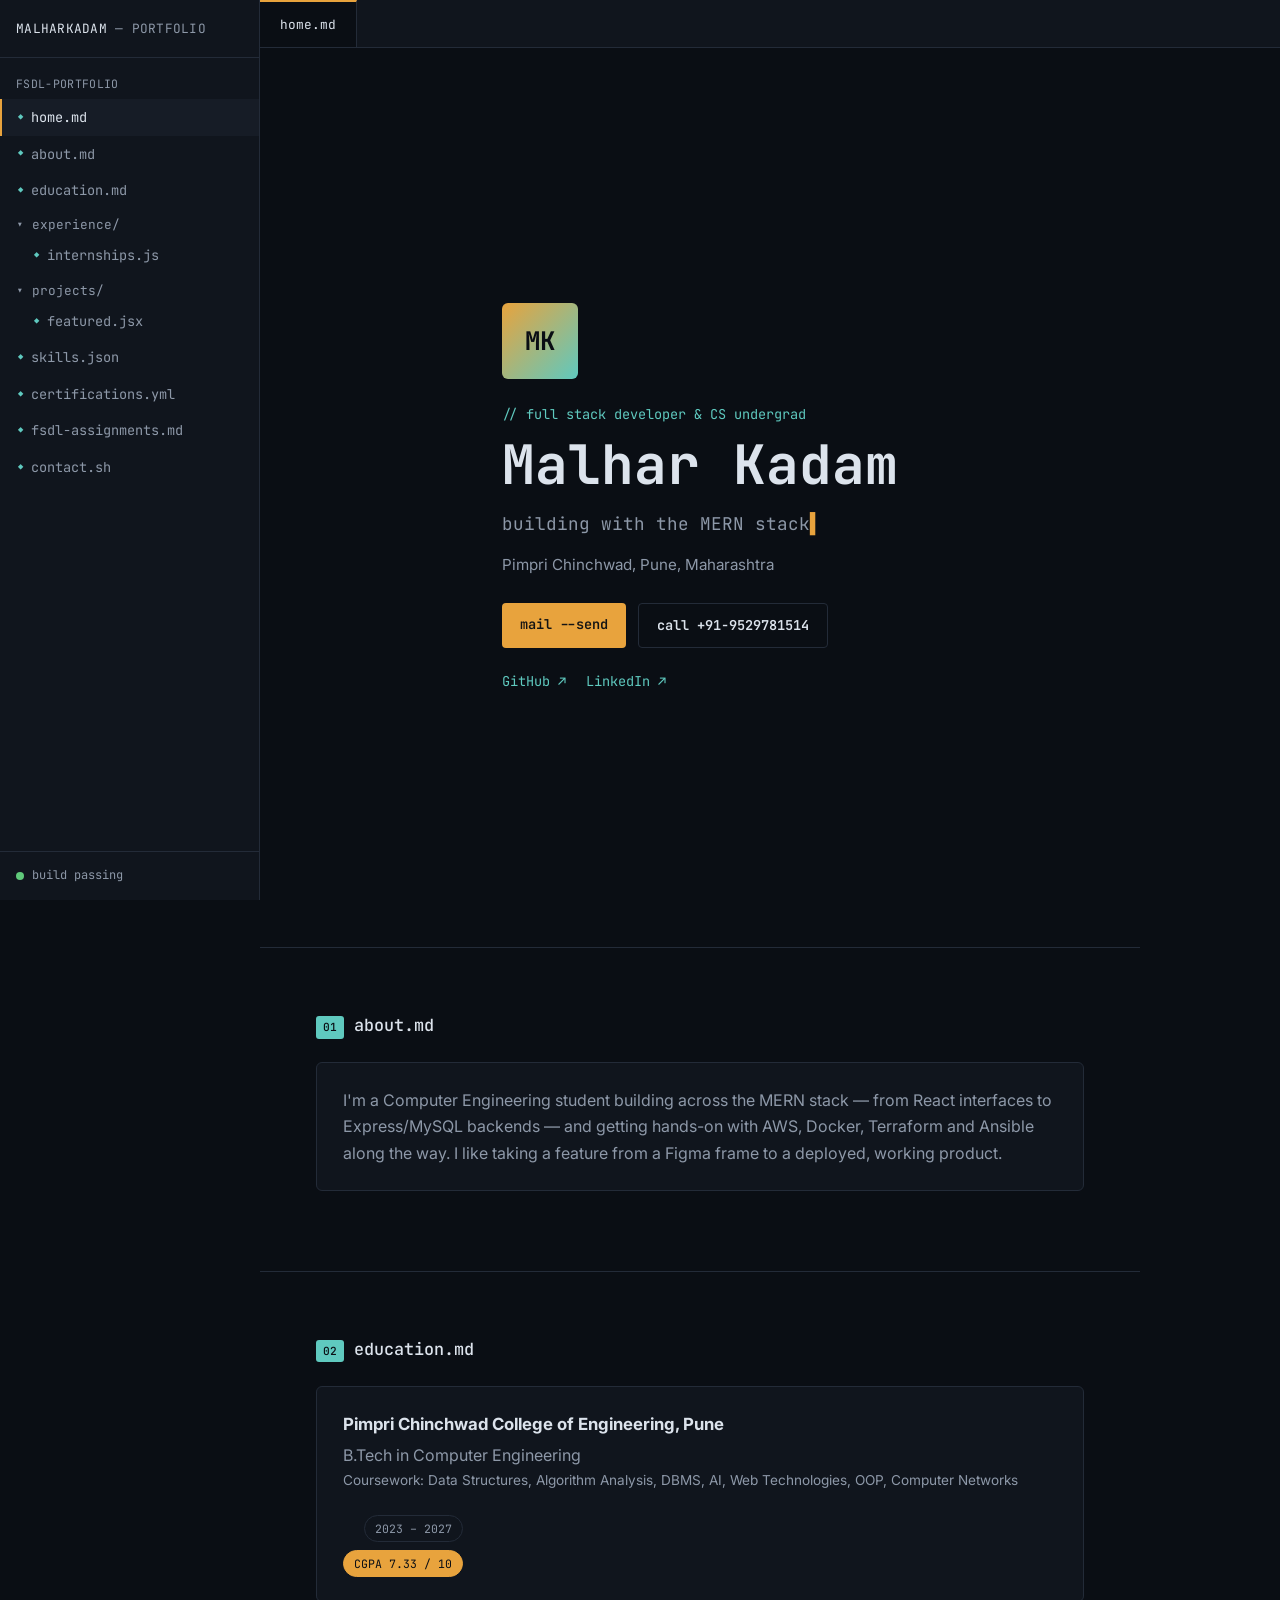
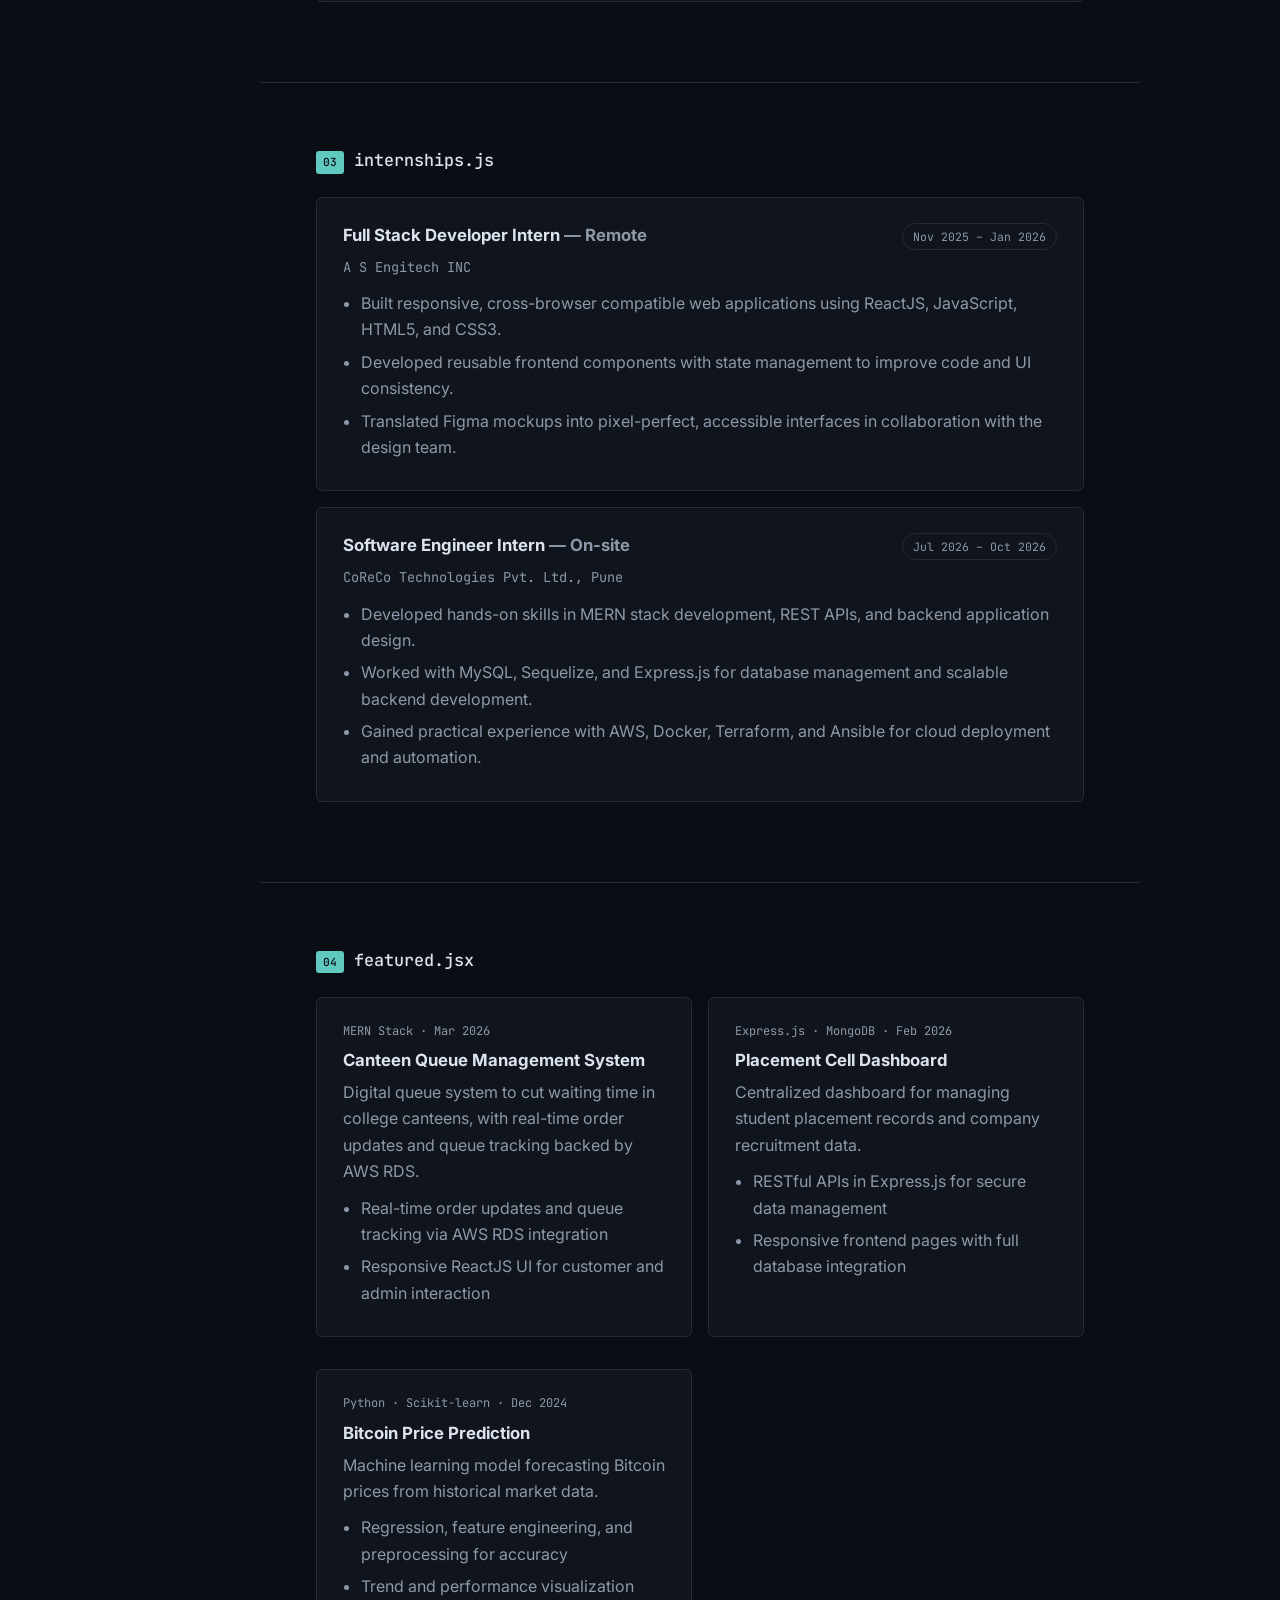
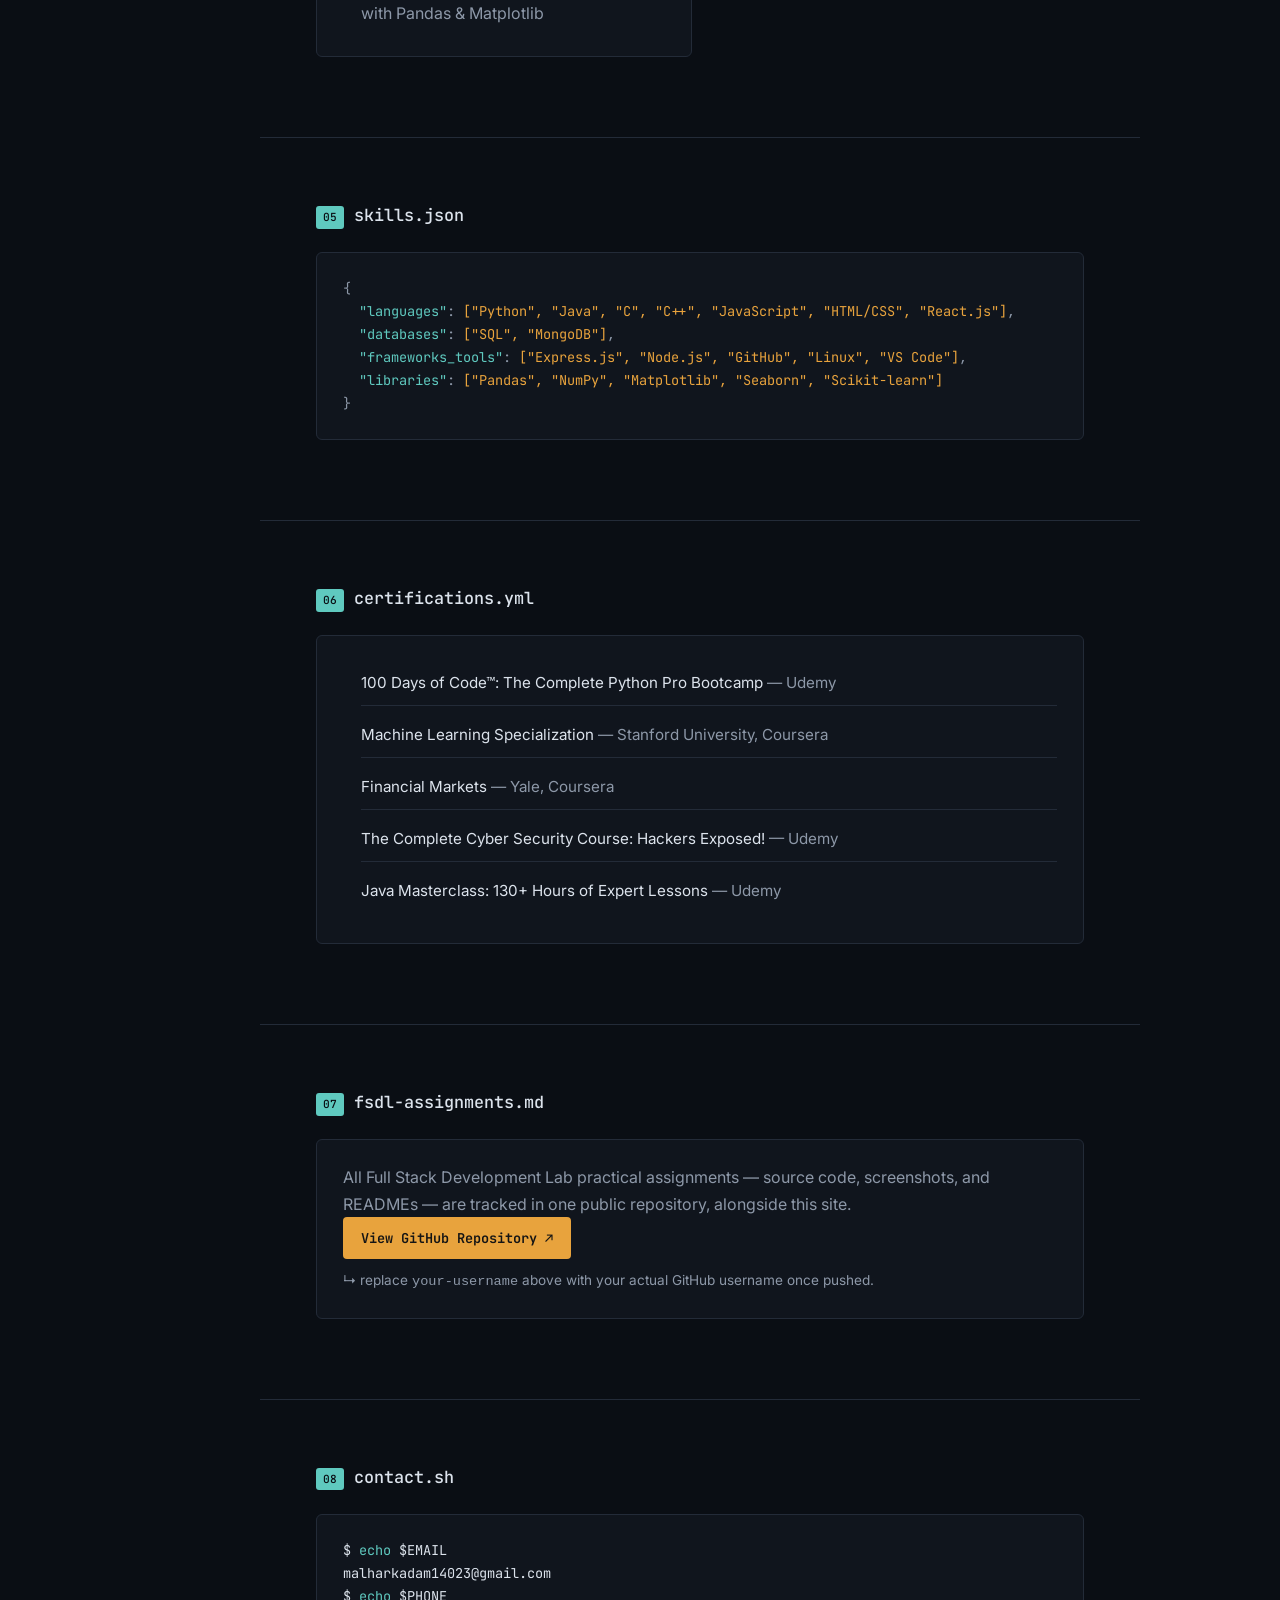
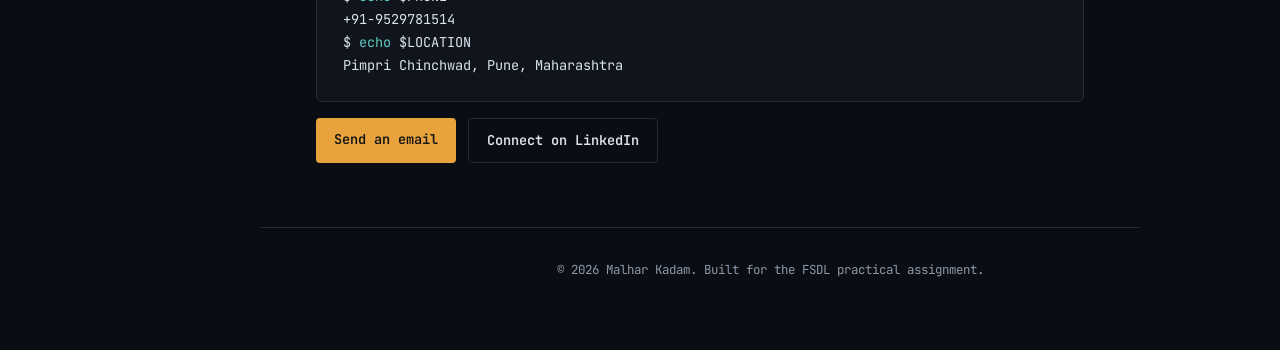
<file: docs/index.html>
<!DOCTYPE html>
<html lang="en">
<head>
<meta charset="UTF-8" />
<meta name="viewport" content="width=device-width, initial-scale=1.0" />
<title>Malhar Kadam — Full Stack Developer</title>
<link rel="stylesheet" href="style.css" />
<link rel="preconnect" href="https://fonts.googleapis.com">
<link rel="preconnect" href="https://fonts.gstatic.com" crossorigin>
<link href="https://fonts.googleapis.com/css2?family=JetBrains+Mono:wght@400;500;700&family=Inter:wght@400;500;600;700&display=swap" rel="stylesheet">
</head>
<body>

<button class="explorer-toggle" id="explorerToggle" aria-label="Toggle file explorer">☰ EXPLORER</button>

<div class="app">

  <!-- SIDEBAR: file explorer -->
  <aside class="sidebar" id="sidebar">
    <div class="sidebar-head">MALHARKADAM <span class="dim">— PORTFOLIO</span></div>
    <nav class="tree">
      <div class="tree-label">FSDL-PORTFOLIO</div>
      <a href="#home" class="tree-item" data-target="home"><span class="ico">◆</span>home.md</a>
      <a href="#about" class="tree-item" data-target="about"><span class="ico">◆</span>about.md</a>
      <a href="#education" class="tree-item" data-target="education"><span class="ico">◆</span>education.md</a>
      <div class="tree-folder">▾ experience/</div>
      <a href="#experience" class="tree-item indent" data-target="experience"><span class="ico">◆</span>internships.js</a>
      <div class="tree-folder">▾ projects/</div>
      <a href="#projects" class="tree-item indent" data-target="projects"><span class="ico">◆</span>featured.jsx</a>
      <a href="#skills" class="tree-item" data-target="skills"><span class="ico">◆</span>skills.json</a>
      <a href="#certifications" class="tree-item" data-target="certifications"><span class="ico">◆</span>certifications.yml</a>
      <a href="#assignments" class="tree-item" data-target="assignments"><span class="ico">◆</span>fsdl-assignments.md</a>
      <a href="#contact" class="tree-item" data-target="contact"><span class="ico">◆</span>contact.sh</a>
    </nav>
    <div class="sidebar-foot">
      <span class="dot dot-green"></span> build passing
    </div>
  </aside>

  <!-- MAIN EDITOR AREA -->
  <main class="editor">

    <div class="tabbar" id="tabbar">
      <div class="tab active" data-tab="home">home.md</div>
    </div>

    <div class="pane">

      <section id="home" class="view hero-view">
        <div class="linegut" aria-hidden="true"></div>
        <div class="hero">
          <div class="avatar">MK</div>
          <p class="kicker">// full stack developer &amp; CS undergrad</p>
          <h1>Malhar Kadam</h1>
          <p class="type-line"><span id="typeTarget"></span><span class="cursor">▌</span></p>
          <p class="hero-loc">Pimpri Chinchwad, Pune, Maharashtra</p>
          <div class="hero-links">
            <a class="btn" href="mailto:malharkadam14023@gmail.com">mail --send</a>
            <a class="btn ghost" href="tel:+919529781514">call +91-9529781514</a>
          </div>
          <div class="social-row">
            <a href="https://github.com/" target="_blank" rel="noopener">GitHub ↗</a>
            <a href="https://linkedin.com/" target="_blank" rel="noopener">LinkedIn ↗</a>
          </div>
        </div>
      </section>

      <section id="about" class="view">
        <h2><span class="tag">01</span> about.md</h2>
        <div class="card">
          <p>I'm a Computer Engineering student building across the MERN stack — from React
          interfaces to Express/MySQL backends — and getting hands-on with AWS, Docker,
          Terraform and Ansible along the way. I like taking a feature from a Figma frame
          to a deployed, working product.</p>
        </div>
      </section>

      <section id="education" class="view">
        <h2><span class="tag">02</span> education.md</h2>
        <div class="card edu-card">
          <div class="edu-row">
            <div>
              <h3>Pimpri Chinchwad College of Engineering, Pune</h3>
              <p class="dim">B.Tech in Computer Engineering</p>
              <p class="small dim">Coursework: Data Structures, Algorithm Analysis, DBMS, AI, Web Technologies, OOP, Computer Networks</p>
            </div>
            <div class="edu-meta">
              <span class="pill">2023 – 2027</span>
              <span class="pill accent">CGPA 7.33 / 10</span>
            </div>
          </div>
        </div>
      </section>

      <section id="experience" class="view">
        <h2><span class="tag">03</span> internships.js</h2>

        <div class="card exp-card">
          <div class="exp-head">
            <h3>Full Stack Developer Intern <span class="dim">— Remote</span></h3>
            <span class="pill">Nov 2025 – Jan 2026</span>
          </div>
          <p class="company">A S Engitech INC</p>
          <ul>
            <li>Built responsive, cross-browser compatible web applications using ReactJS, JavaScript, HTML5, and CSS3.</li>
            <li>Developed reusable frontend components with state management to improve code and UI consistency.</li>
            <li>Translated Figma mockups into pixel-perfect, accessible interfaces in collaboration with the design team.</li>
          </ul>
        </div>

        <div class="card exp-card">
          <div class="exp-head">
            <h3>Software Engineer Intern <span class="dim">— On-site</span></h3>
            <span class="pill">Jul 2026 – Oct 2026</span>
          </div>
          <p class="company">CoReCo Technologies Pvt. Ltd., Pune</p>
          <ul>
            <li>Developed hands-on skills in MERN stack development, REST APIs, and backend application design.</li>
            <li>Worked with MySQL, Sequelize, and Express.js for database management and scalable backend development.</li>
            <li>Gained practical experience with AWS, Docker, Terraform, and Ansible for cloud deployment and automation.</li>
          </ul>
        </div>
      </section>

      <section id="projects" class="view">
        <h2><span class="tag">04</span> featured.jsx</h2>

        <div class="proj-grid">
          <div class="card proj-card">
            <p class="proj-stack">MERN Stack · Mar 2026</p>
            <h3>Canteen Queue Management System</h3>
            <p>Digital queue system to cut waiting time in college canteens, with real-time
            order updates and queue tracking backed by AWS RDS.</p>
            <ul class="tight">
              <li>Real-time order updates and queue tracking via AWS RDS integration</li>
              <li>Responsive ReactJS UI for customer and admin interaction</li>
            </ul>
          </div>

          <div class="card proj-card">
            <p class="proj-stack">Express.js · MongoDB · Feb 2026</p>
            <h3>Placement Cell Dashboard</h3>
            <p>Centralized dashboard for managing student placement records and company
            recruitment data.</p>
            <ul class="tight">
              <li>RESTful APIs in Express.js for secure data management</li>
              <li>Responsive frontend pages with full database integration</li>
            </ul>
          </div>

          <div class="card proj-card">
            <p class="proj-stack">Python · Scikit-learn · Dec 2024</p>
            <h3>Bitcoin Price Prediction</h3>
            <p>Machine learning model forecasting Bitcoin prices from historical market data.</p>
            <ul class="tight">
              <li>Regression, feature engineering, and preprocessing for accuracy</li>
              <li>Trend and performance visualization with Pandas &amp; Matplotlib</li>
            </ul>
          </div>
        </div>
      </section>

      <section id="skills" class="view">
        <h2><span class="tag">05</span> skills.json</h2>
        <div class="card code-card">
<pre><span class="p">{</span>
  <span class="k">"languages"</span><span class="p">:</span> <span class="s">["Python", "Java", "C", "C++", "JavaScript", "HTML/CSS", "React.js"]</span><span class="p">,</span>
  <span class="k">"databases"</span><span class="p">:</span> <span class="s">["SQL", "MongoDB"]</span><span class="p">,</span>
  <span class="k">"frameworks_tools"</span><span class="p">:</span> <span class="s">["Express.js", "Node.js", "GitHub", "Linux", "VS Code"]</span><span class="p">,</span>
  <span class="k">"libraries"</span><span class="p">:</span> <span class="s">["Pandas", "NumPy", "Matplotlib", "Seaborn", "Scikit-learn"]</span>
<span class="p">}</span></pre>
        </div>
      </section>

      <section id="certifications" class="view">
        <h2><span class="tag">06</span> certifications.yml</h2>
        <div class="card">
          <ul class="cert-list">
            <li><span class="cert-title">100 Days of Code™: The Complete Python Pro Bootcamp</span><span class="dim"> — Udemy</span></li>
            <li><span class="cert-title">Machine Learning Specialization</span><span class="dim"> — Stanford University, Coursera</span></li>
            <li><span class="cert-title">Financial Markets</span><span class="dim"> — Yale, Coursera</span></li>
            <li><span class="cert-title">The Complete Cyber Security Course: Hackers Exposed!</span><span class="dim"> — Udemy</span></li>
            <li><span class="cert-title">Java Masterclass: 130+ Hours of Expert Lessons</span><span class="dim"> — Udemy</span></li>
          </ul>
        </div>
      </section>

      <section id="assignments" class="view">
        <h2><span class="tag">07</span> fsdl-assignments.md</h2>
        <div class="card">
          <p>All Full Stack Development Lab practical assignments — source code, screenshots,
          and READMEs — are tracked in one public repository, alongside this site.</p>
          <a class="btn" href="https://github.com/your-username/fsdl-practical-assignments" target="_blank" rel="noopener">
            View GitHub Repository ↗
          </a>
          <p class="small dim" style="margin-top:10px;">
            ↳ replace <code>your-username</code> above with your actual GitHub username once pushed.
          </p>
        </div>
      </section>

      <section id="contact" class="view">
        <h2><span class="tag">08</span> contact.sh</h2>
        <div class="card code-card">
<pre>$ <span class="k">echo</span> $EMAIL
malharkadam14023@gmail.com
$ <span class="k">echo</span> $PHONE
+91-9529781514
$ <span class="k">echo</span> $LOCATION
Pimpri Chinchwad, Pune, Maharashtra</pre>
        </div>
        <div class="hero-links" style="margin-top:16px;">
          <a class="btn" href="mailto:malharkadam14023@gmail.com">Send an email</a>
          <a class="btn ghost" href="https://linkedin.com/" target="_blank" rel="noopener">Connect on LinkedIn</a>
        </div>
      </section>

      <footer class="footer">© 2026 Malhar Kadam. Built for the FSDL practical assignment.</footer>

    </div>
  </main>
</div>

<script src="script.js"></script>
</body>
</html>
</file>
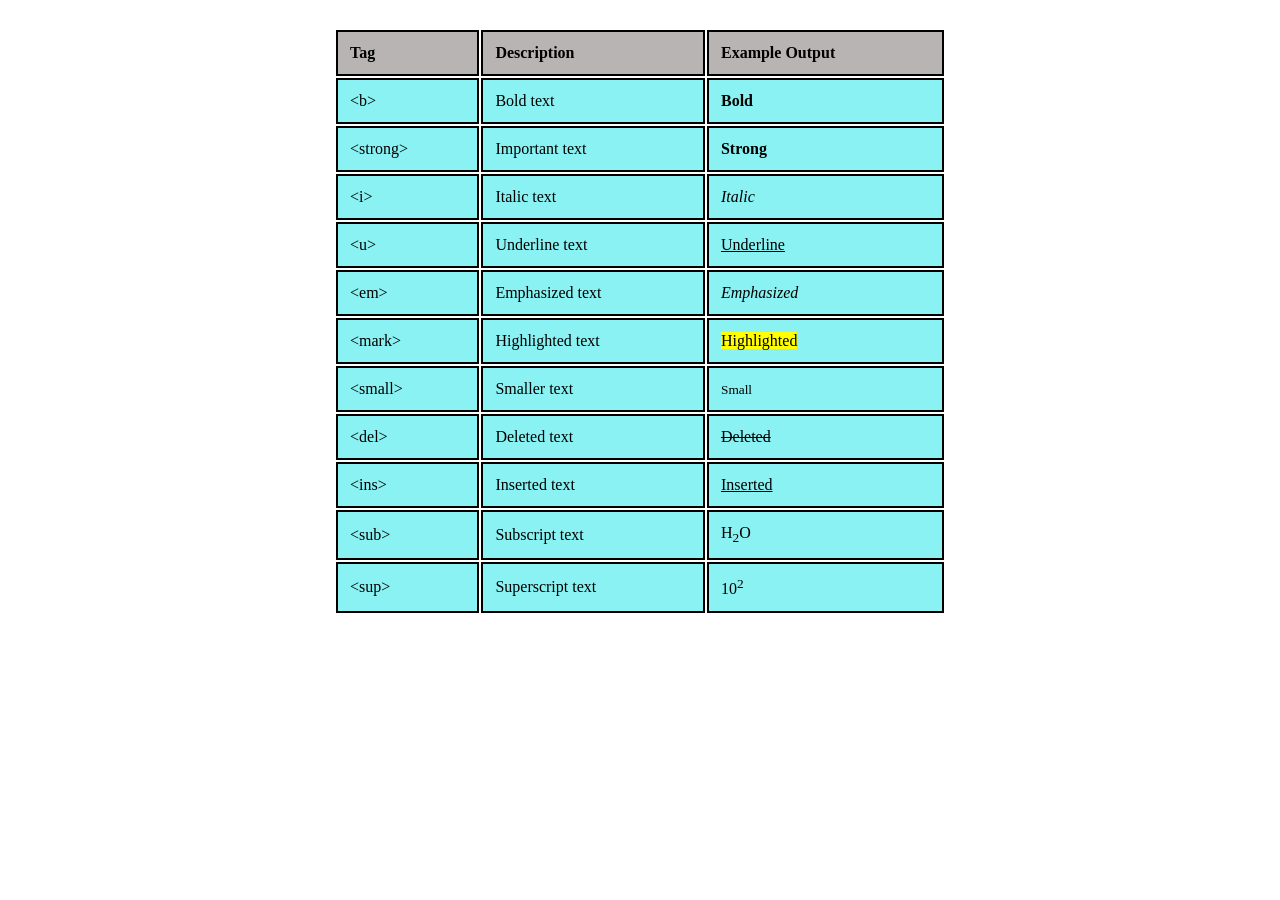
<file: Assignment-01/source-code/Assignment1.html>
<!DOCTYPE html>
<html lang="en">
<head>
    <meta charset="UTF-8">
    <meta name="viewport" content="width=device-width, initial-scale=1.0">
    <title>HTML text formatting tags</title>
</head>
<style>
        body {
            background-color: white;
            padding: 20px;
        }
        table {
            width: 50%;
            margin: auto;
        }
        th, td {
            border: 2px solid black;
            padding: 12px; 
            text-align: left;
        }
        th {
            background-color: rgb(184, 180, 180);
        }
        td{
            background-color: rgb(138, 242, 242);
        }
    </style>
<body>
    <table>
        <tr>
            <th>Tag</th>
            <th>Description</th>
            <th>Example Output</th>
            
        </tr>

        <tr>
            <td>&lt;b&gt;</td>
            <td>Bold text</td>
            <td><b>Bold</b></td>
        </tr>

        <tr>
            <td>&lt;strong&gt;</td>
            <td>Important text</td>
            <td><b>Strong</b></td>
        </tr>

        <tr>
            <td>&lt;i&gt;</td>
            <td>Italic text</td>
            <td><i>Italic</i></td>
        </tr>

        <tr>
            <td>&lt;u&gt;</td>
            <td>Underline text</td>
            <td><u>Underline</u></td>
        </tr>

        <tr>
            <td>&lt;em&gt;</td>
            <td>Emphasized text</td>
            <td><em>Emphasized</em></td>
        </tr>

        <tr>
            <td>&lt;mark&gt;</td>
            <td>Highlighted text</td>
            <td><mark>Highlighted</mark></td>
        </tr>

        <tr>
            <td>&lt;small&gt;</td>
            <td>Smaller text</td>
            <td><small>Small</small></td>
        </tr>

        <tr>
            <td>&lt;del&gt;</td>
            <td>Deleted text</td>
            <td><del>Deleted</del></td>
        </tr>

        <tr>
            <td>&lt;ins&gt;</td>
            <td>Inserted text</td>
            <td><ins>Inserted</ins></td>
        </tr>

        <tr>
            <td>&lt;sub&gt;</td>
            <td>Subscript text</td>
            <td>H<sub>2</sub>O</td>
        </tr>

        <tr>
            <td>&lt;sup&gt;</td>
            <td>Superscript text</td>
            <td>10<sup>2</sup></td>
        </tr>
    </table>
</body>
</html>
</file>
<file: docs/style.css>
:root{
  --bg:#0A0E14;
  --surface:#10151D;
  --surface-2:#161C26;
  --border:#232B38;
  --text:#DCE3EC;
  --text-dim:#8D98A8;
  --accent:#E8A33D;
  --accent-2:#5FC9BF;
  --mono:'JetBrains Mono', ui-monospace, SFMono-Regular, Menlo, monospace;
  --sans:'Inter', -apple-system, BlinkMacSystemFont, 'Segoe UI', sans-serif;
}

*{margin:0;padding:0;box-sizing:border-box;}

html{scroll-behavior:smooth;}

body{
  background:var(--bg);
  color:var(--text);
  font-family:var(--sans);
  line-height:1.65;
}

a{color:var(--accent-2);text-decoration:none;}
a:hover{text-decoration:underline;}

.dim{color:var(--text-dim);}
.small{font-size:0.85rem;}

/* ---------- layout ---------- */
.app{display:flex;min-height:100vh;}

.sidebar{
  width:260px;
  flex-shrink:0;
  background:var(--surface);
  border-right:1px solid var(--border);
  display:flex;
  flex-direction:column;
  position:sticky;
  top:0;
  height:100vh;
  overflow-y:auto;
}

.sidebar-head{
  font-family:var(--mono);
  font-size:0.8rem;
  letter-spacing:0.02em;
  padding:18px 16px;
  border-bottom:1px solid var(--border);
  color:var(--text);
}

.tree{padding:10px 0;flex:1;}

.tree-label{
  font-family:var(--mono);
  font-size:0.72rem;
  color:var(--text-dim);
  padding:6px 16px;
  letter-spacing:0.03em;
}

.tree-folder{
  font-family:var(--mono);
  font-size:0.8rem;
  color:var(--text-dim);
  padding:6px 16px 2px 16px;
}

.tree-item{
  display:flex;
  align-items:center;
  gap:8px;
  font-family:var(--mono);
  font-size:0.85rem;
  color:var(--text-dim);
  padding:7px 16px;
  border-left:2px solid transparent;
  white-space:nowrap;
}

.tree-item.indent{padding-left:32px;}

.tree-item .ico{
  font-size:0.55rem;
  color:var(--accent-2);
}

.tree-item:hover{
  background:var(--surface-2);
  color:var(--text);
  text-decoration:none;
}

.tree-item.active{
  background:var(--surface-2);
  color:var(--text);
  border-left:2px solid var(--accent);
}

.sidebar-foot{
  font-family:var(--mono);
  font-size:0.75rem;
  color:var(--text-dim);
  padding:14px 16px;
  border-top:1px solid var(--border);
  display:flex;
  align-items:center;
  gap:8px;
}

.dot{width:8px;height:8px;border-radius:50%;display:inline-block;}
.dot-green{background:#5FC97A;}

/* ---------- editor / tabs ---------- */
.editor{flex:1;min-width:0;display:flex;flex-direction:column;}

.tabbar{
  background:var(--surface);
  border-bottom:1px solid var(--border);
  display:flex;
  position:sticky;
  top:0;
  z-index:5;
}

.tab{
  font-family:var(--mono);
  font-size:0.8rem;
  padding:12px 20px;
  color:var(--text-dim);
  border-right:1px solid var(--border);
}

.tab.active{
  color:var(--text);
  background:var(--bg);
  border-top:2px solid var(--accent);
}

.pane{padding:0 0 40px 0;}

.view{
  padding:64px 56px;
  max-width:880px;
  border-bottom:1px solid var(--border);
  position:relative;
}

.view h2{
  font-family:var(--mono);
  font-size:1.05rem;
  font-weight:500;
  color:var(--text);
  margin-bottom:22px;
  display:flex;
  align-items:baseline;
  gap:10px;
}

.tag{
  font-family:var(--mono);
  font-size:0.7rem;
  color:var(--bg);
  background:var(--accent-2);
  padding:2px 7px;
  border-radius:3px;
}

/* ---------- hero ---------- */
.hero-view{
  min-height:100vh;
  display:flex;
  align-items:center;
  justify-content:center;
  border-bottom:1px solid var(--border);
  background:
    linear-gradient(var(--bg), var(--bg)),
    repeating-linear-gradient(90deg, transparent, transparent 63px, rgba(255,255,255,0.02) 64px);
}

.hero{max-width:640px;text-align:left;}

.avatar{
  width:76px;height:76px;
  border-radius:6px;
  background:linear-gradient(135deg, var(--accent), var(--accent-2));
  color:var(--bg);
  font-family:var(--mono);
  font-weight:700;
  font-size:1.6rem;
  display:flex;align-items:center;justify-content:center;
  margin-bottom:24px;
}

.kicker{
  font-family:var(--mono);
  color:var(--accent-2);
  font-size:0.85rem;
  margin-bottom:10px;
}

.hero h1{
  font-family:var(--mono);
  font-size:clamp(2.2rem, 5vw, 3.4rem);
  font-weight:700;
  color:var(--text);
  margin-bottom:14px;
  line-height:1.1;
}

.type-line{
  font-family:var(--mono);
  font-size:1.1rem;
  color:var(--text-dim);
  min-height:1.6rem;
}

.cursor{
  color:var(--accent);
  animation:blink 1s step-end infinite;
}

@keyframes blink{50%{opacity:0;}}

.hero-loc{
  color:var(--text-dim);
  margin:14px 0 26px 0;
  font-size:0.95rem;
}

.hero-links{display:flex;gap:12px;flex-wrap:wrap;}

.btn{
  font-family:var(--mono);
  font-size:0.85rem;
  background:var(--accent);
  color:#141414;
  padding:10px 18px;
  border-radius:4px;
  font-weight:600;
  display:inline-block;
}
.btn:hover{opacity:0.88;text-decoration:none;}

.btn.ghost{
  background:transparent;
  color:var(--text);
  border:1px solid var(--border);
}
.btn.ghost:hover{border-color:var(--accent-2);}

.social-row{margin-top:22px;display:flex;gap:20px;font-family:var(--mono);font-size:0.85rem;}

/* ---------- cards ---------- */
.card{
  background:var(--surface);
  border:1px solid var(--border);
  border-radius:6px;
  padding:24px 26px;
  margin-bottom:16px;
}

.card p{color:var(--text-dim);}

.card h3{color:var(--text);font-size:1.05rem;margin-bottom:4px;}

.edu-row{display:flex;justify-content:space-between;gap:24px;flex-wrap:wrap;}
.edu-meta{display:flex;flex-direction:column;gap:8px;align-items:flex-end;}

.pill{
  font-family:var(--mono);
  font-size:0.72rem;
  color:var(--text-dim);
  border:1px solid var(--border);
  padding:3px 10px;
  border-radius:20px;
  white-space:nowrap;
}
.pill.accent{color:var(--bg);background:var(--accent);border-color:var(--accent);}

.exp-head{display:flex;justify-content:space-between;align-items:baseline;flex-wrap:wrap;gap:8px;margin-bottom:2px;}
.company{font-family:var(--mono);color:var(--accent-2);font-size:0.85rem;margin-bottom:12px;}

.card ul{padding-left:18px;color:var(--text-dim);}
.card ul li{margin-bottom:6px;}
.card ul.tight{margin-top:10px;}

.proj-grid{display:grid;grid-template-columns:1fr 1fr;gap:16px;}
.proj-stack{font-family:var(--mono);color:var(--accent-2);font-size:0.75rem;margin-bottom:8px;}
.proj-card p{margin-bottom:6px;}

.code-card pre{
  font-family:var(--mono);
  font-size:0.85rem;
  color:var(--text);
  white-space:pre-wrap;
  line-height:1.7;
}
.code-card .k{color:var(--accent-2);}
.code-card .s{color:var(--accent);}
.code-card .p{color:var(--text-dim);}

.cert-list{list-style:none;padding:0;}
.cert-list li{
  padding:10px 0;
  border-bottom:1px solid var(--border);
  font-size:0.95rem;
}
.cert-list li:last-child{border-bottom:none;}
.cert-title{color:var(--text);}

.footer{
  text-align:center;
  color:var(--text-dim);
  font-family:var(--mono);
  font-size:0.78rem;
  padding:32px;
}

/* ---------- mobile explorer toggle ---------- */
.explorer-toggle{
  display:none;
  position:fixed;
  top:14px;left:14px;
  z-index:20;
  background:var(--surface);
  color:var(--text);
  border:1px solid var(--border);
  font-family:var(--mono);
  font-size:0.75rem;
  padding:8px 12px;
  border-radius:4px;
}

/* ---------- responsive ---------- */
@media (max-width:860px){
  .proj-grid{grid-template-columns:1fr;}
  .view{padding:48px 24px;}
}

@media (max-width:720px){
  .explorer-toggle{display:block;}
  .sidebar{
    position:fixed;
    left:0;top:0;
    height:100vh;
    transform:translateX(-100%);
    transition:transform 0.25s ease;
    z-index:15;
  }
  .sidebar.open{transform:translateX(0);}
  .edu-row{flex-direction:column;}
  .edu-meta{align-items:flex-start;}
}

@media (prefers-reduced-motion:reduce){
  .cursor{animation:none;}
  html{scroll-behavior:auto;}
}
</file>
